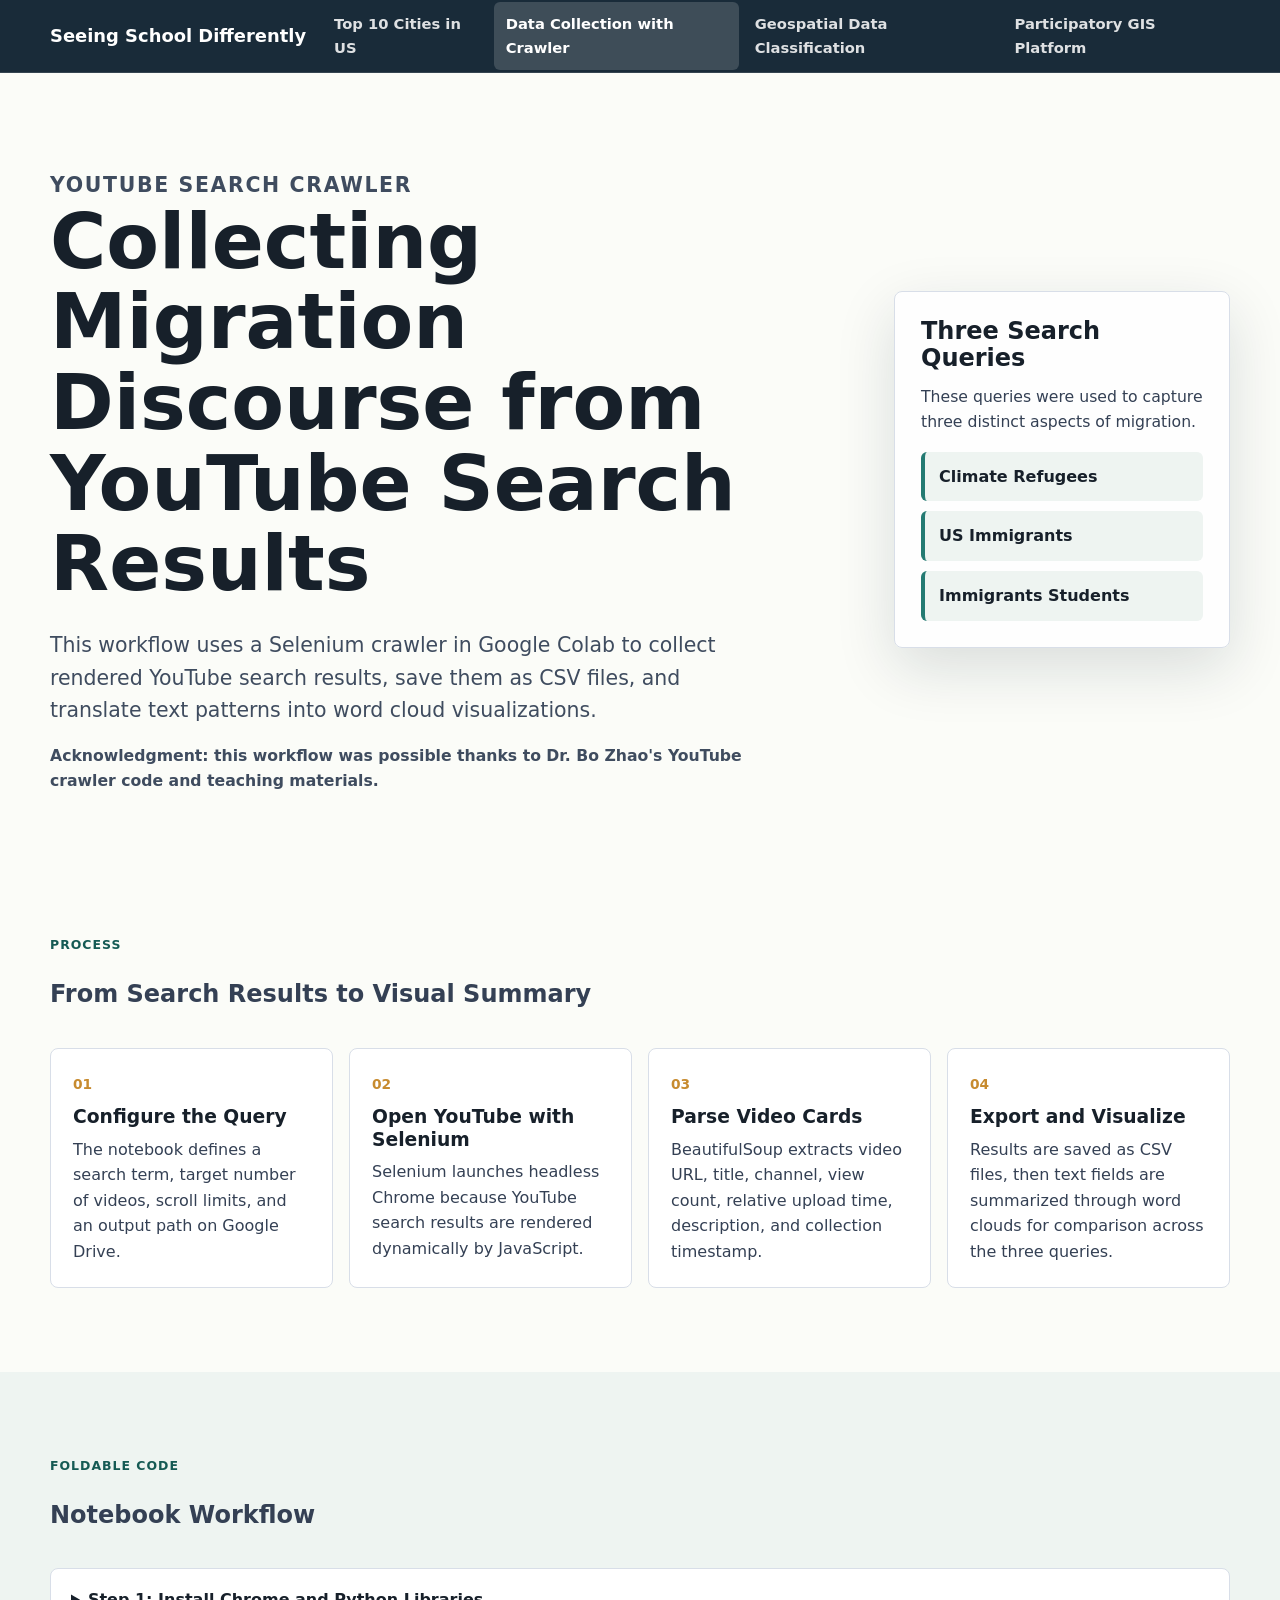
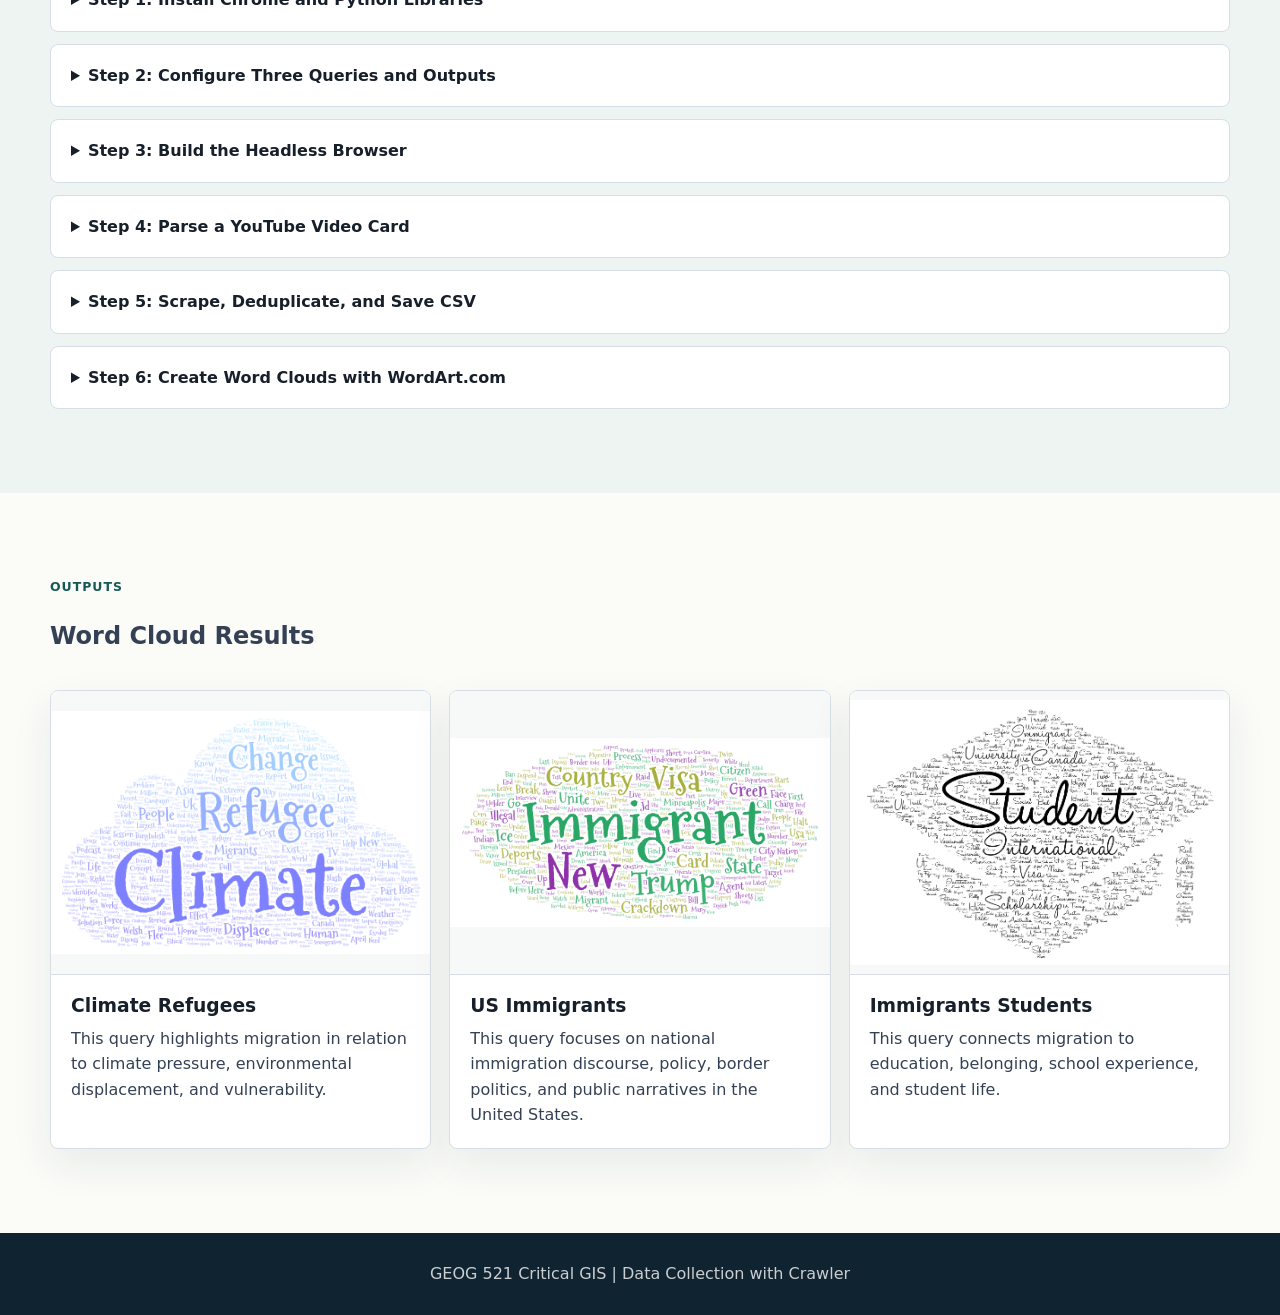
<file: data-collection.html>
<!DOCTYPE html>
<html lang="en">
<head>
  <meta charset="UTF-8">
  <meta name="viewport" content="width=device-width, initial-scale=1.0">
  <title>Data Collection with Crawler</title>
  <link rel="stylesheet" href="styles.css">
</head>
<body>
  <header class="site-header">
    <nav class="nav-bar" aria-label="Primary navigation">
      <a class="brand" href="index.html">Seeing School Differently</a>
      <button class="nav-toggle" aria-label="Open navigation" aria-expanded="false">
        <span></span>
        <span></span>
        <span></span>
      </button>
      <ul class="nav-menu">
        <li><a href="top-10-cities.html">Top 10 Cities in US</a></li>
        <li><a class="active" href="data-collection.html">Data Collection with Crawler</a></li>
        <li><a href="geospatial-classification.html">Geospatial Data Classification</a></li>
        <li><a href="ppgis.html">Participatory GIS Platform</a></li>
      </ul>
    </nav>
  </header>

  <main>
    <section class="crawler-hero">
      <div>
        <p class="eyebrow">YouTube Search Crawler</p>
        <h1>Collecting Migration Discourse from YouTube Search Results</h1>
        <p>
          This workflow uses a Selenium crawler in Google Colab to collect
          rendered YouTube search results, save them as CSV files, and translate
          text patterns into word cloud visualizations.
        </p>
        <p class="credit-line">
          Acknowledgment: this workflow was possible thanks to Dr. Bo Zhao's
          YouTube crawler code and teaching materials.
        </p>
      </div>
      <aside class="query-panel">
        <h2>Three Search Queries</h2>
        <p>
          These queries were used to capture three distinct aspects of
          migration.
        </p>
        <ul>
          <li>Climate Refugees</li>
          <li>US Immigrants</li>
          <li>Immigrants Students</li>
        </ul>
      </aside>
    </section>

    <section class="crawler-section">
      <div class="section-heading">
        <p class="eyebrow">Process</p>
        <h2>From Search Results to Visual Summary</h2>
      </div>
      <div class="workflow-grid">
        <article>
          <span>01</span>
          <h3>Configure the Query</h3>
          <p>
            The notebook defines a search term, target number of videos, scroll
            limits, and an output path on Google Drive.
          </p>
        </article>
        <article>
          <span>02</span>
          <h3>Open YouTube with Selenium</h3>
          <p>
            Selenium launches headless Chrome because YouTube search results are
            rendered dynamically by JavaScript.
          </p>
        </article>
        <article>
          <span>03</span>
          <h3>Parse Video Cards</h3>
          <p>
            BeautifulSoup extracts video URL, title, channel, view count,
            relative upload time, description, and collection timestamp.
          </p>
        </article>
        <article>
          <span>04</span>
          <h3>Export and Visualize</h3>
          <p>
            Results are saved as CSV files, then text fields are summarized
            through word clouds for comparison across the three queries.
          </p>
        </article>
      </div>
    </section>

    <section class="crawler-section muted-wide">
      <div class="section-heading">
        <p class="eyebrow">Foldable Code</p>
        <h2>Notebook Workflow</h2>
      </div>

      <div class="code-accordion">
        <details>
          <summary>Step 1: Install Chrome and Python Libraries</summary>
          <pre><code># Install Google Chrome and crawler libraries in Google Colab
!apt-get -qq update
!wget -q https://dl.google.com/linux/direct/google-chrome-stable_current_amd64.deb
!apt-get install -y ./google-chrome-stable_current_amd64.deb
!rm -f google-chrome-stable_current_amd64.deb

!pip install -q "selenium&gt;=4.15" beautifulsoup4 pandas
!google-chrome --version</code></pre>
        </details>

        <details>
          <summary>Step 2: Configure Three Queries and Outputs</summary>
          <pre><code># The notebook was reused three times with these search queries.
# Together, they capture three distinct aspects of migration.
QUERIES = [
    "Climate Refugees",
    "US Immigrants",
    "Immigrants Students",
]

MAX_ITEMS    = 200
MAX_SCROLLS  = 30
SCROLL_PAUSE = 2.0
HEADLESS     = True

# Example run. Change QUERY and OUTPUT_PATH for each dataset.
QUERY       = "Immigrants Students"
OUTPUT_PATH = "/content/drive/MyDrive/GEOG 521: Critical GIS/Immigrants Students.csv"</code></pre>
        </details>

        <details>
          <summary>Step 3: Build the Headless Browser</summary>
          <pre><code>from selenium import webdriver
from selenium.webdriver.chrome.options import Options

def build_driver(headless=True):
    opts = Options()
    opts.binary_location = "/usr/bin/google-chrome"
    if headless:
        opts.add_argument("--headless=new")
    opts.add_argument("--no-sandbox")
    opts.add_argument("--disable-dev-shm-usage")
    opts.add_argument("--disable-gpu")
    opts.add_argument("--window-size=1280,1800")
    opts.add_argument("--lang=en-US")
    return webdriver.Chrome(options=opts)</code></pre>
        </details>

        <details>
          <summary>Step 4: Parse a YouTube Video Card</summary>
          <pre><code>def parse_card(card):
    title_tag = card.find("a", id="video-title")
    if not title_tag or not title_tag.get("href"):
        return None

    channel_tag = card.find("a", class_=re.compile(r"yt-simple-endpoint.*yt-formatted-string"))
    meta_tags = card.find_all("span", class_="inline-metadata-item style-scope ytd-video-meta-block")
    desc_tag = card.find("yt-formatted-string",
                         class_="metadata-snippet-text style-scope ytd-video-renderer")

    collected_at = datetime.now(timezone.utc)
    view_raw = meta_tags[0].get_text(strip=True) if len(meta_tags) &gt; 0 else None
    created_raw = meta_tags[1].get_text(strip=True) if len(meta_tags) &gt; 1 else None

    return {
        "video_url": "https://www.youtube.com" + title_tag["href"],
        "title": title_tag.get("title") or title_tag.get_text(strip=True),
        "username": channel_tag.get_text(strip=True) if channel_tag else None,
        "view_num": parse_view_count(view_raw),
        "created_at": parse_relative_time(created_raw, collected_at),
        "shortdesc": desc_tag.get_text(" ", strip=True) if desc_tag else None,
        "collected_at": collected_at,
    }</code></pre>
        </details>

        <details>
          <summary>Step 5: Scrape, Deduplicate, and Save CSV</summary>
          <pre><code>df = scrape_youtube_search(QUERY)
log.info("collected %d unique videos", len(df))

df.to_csv(OUTPUT_PATH, index=False)
log.info("saved %d rows to %s", len(df), OUTPUT_PATH)</code></pre>
        </details>

        <details>
          <summary>Step 6: Create Word Clouds with WordArt.com</summary>
          <pre><code># Word clouds were created outside Python with WordArt.com.
# Core workflow:
# 1. Use title and shortdesc text from each crawler CSV.
# 2. Paste the cleaned text into WordArt.com.
# 3. Generate and export one PNG for each migration query.</code></pre>
          <figure class="wordart-example">
            <img src="image/wordart_example.png" alt="WordArt.com word cloud creation example">
            <figcaption>Example interface used to generate the word cloud images in WordArt.com.</figcaption>
          </figure>
        </details>
      </div>
    </section>

    <section class="crawler-section">
      <div class="section-heading">
        <p class="eyebrow">Outputs</p>
        <h2>Word Cloud Results</h2>
      </div>
      <div class="wordcloud-gallery">
        <article>
          <img src="img/climate refugees.png" alt="Word cloud for Climate Refugees query">
          <div>
            <h3>Climate Refugees</h3>
            <p>
              This query highlights migration in relation to climate pressure,
              environmental displacement, and vulnerability.
            </p>
          </div>
        </article>
        <article>
          <img src="img/US Immigrants.png" alt="Word cloud for US Immigrants query">
          <div>
            <h3>US Immigrants</h3>
            <p>
              This query focuses on national immigration discourse, policy,
              border politics, and public narratives in the United States.
            </p>
          </div>
        </article>
        <article>
          <img src="img/Immigrants Students.png" alt="Word cloud for Immigrants Students query">
          <div>
            <h3>Immigrants Students</h3>
            <p>
              This query connects migration to education, belonging, school
              experience, and student life.
            </p>
          </div>
        </article>
      </div>
    </section>
  </main>

  <footer class="site-footer">
    <p>GEOG 521 Critical GIS | Data Collection with Crawler</p>
  </footer>

  <script>
    const navToggle = document.querySelector('.nav-toggle');
    const navMenu = document.querySelector('.nav-menu');

    navToggle.addEventListener('click', () => {
      const isOpen = navToggle.getAttribute('aria-expanded') === 'true';
      navToggle.setAttribute('aria-expanded', String(!isOpen));
      navMenu.classList.toggle('is-open');
    });
  </script>
</body>
</html>
</file>
<file: styles.css>
:root {
  --ink: #17202a;
  --text: #344054;
  --muted: #667085;
  --line: #d8dee8;
  --paper: #fbfcf8;
  --soft: #eef4f1;
  --nav: #102331;
  --accent: #247a72;
  --accent-dark: #155a54;
  --gold: #c78b2f;
  --rose: #b65d62;
  --white: #ffffff;
  --shadow: 0 20px 60px rgba(16, 35, 49, 0.14);
}

* {
  box-sizing: border-box;
}

html {
  scroll-behavior: smooth;
}

body {
  margin: 0;
  color: var(--text);
  background: var(--paper);
  font-family: Inter, ui-sans-serif, system-ui, -apple-system, BlinkMacSystemFont, "Segoe UI", sans-serif;
  line-height: 1.6;
}

a {
  color: inherit;
  text-decoration: none;
}

.site-header {
  position: sticky;
  top: 0;
  z-index: 20;
  background: rgba(16, 35, 49, 0.96);
  border-bottom: 1px solid rgba(255, 255, 255, 0.12);
  backdrop-filter: blur(14px);
}

.nav-bar {
  width: min(1180px, calc(100% - 32px));
  min-height: 72px;
  margin: 0 auto;
  display: flex;
  align-items: center;
  justify-content: flex-start;
  gap: 16px;
}

.home-nav {
  min-height: 76px;
}

.app-nav {
  min-height: 76px;
}

.nav-logo-layout {
  width: calc(100% - 48px);
  display: grid;
  grid-template-columns: minmax(0, 1fr) auto minmax(0, 1fr);
  align-items: center;
  gap: 14px;
}

.nav-spacer {
  min-width: 0;
}

.brand {
  color: var(--white);
  font-weight: 900;
  font-size: 1.12rem;
  letter-spacing: 0;
  white-space: nowrap;
}

.home-nav .brand,
.app-nav .brand {
  font-size: 1.22rem;
}

.nav-logo-layout .brand {
  max-width: none;
  white-space: nowrap;
}

.nav-logo-link {
  display: flex;
  align-items: center;
  justify-content: center;
  justify-self: center;
  min-width: 0;
  overflow: hidden;
}

.nav-logo {
  width: clamp(190px, 28vw, 330px);
  height: clamp(50px, 5.8vw, 66px);
  display: block;
  object-fit: cover;
  object-position: center;
  filter: drop-shadow(0 2px 5px rgba(0, 0, 0, 0.28));
}

.nav-menu {
  margin: 0;
  padding: 0;
  list-style: none;
  display: flex;
  align-items: center;
  gap: 4px;
  margin-left: auto;
}

.nav-menu a {
  display: block;
  padding: 10px 12px;
  color: rgba(255, 255, 255, 0.86);
  border-radius: 6px;
  font-size: 0.92rem;
  font-weight: 650;
  transition: background 160ms ease, color 160ms ease;
}

.nav-menu a:hover,
.nav-menu a:focus-visible {
  color: var(--white);
  background: rgba(255, 255, 255, 0.12);
  outline: none;
}

.nav-menu a.active {
  color: var(--white);
  background: rgba(255, 255, 255, 0.16);
}

.nav-toggle {
  display: none;
  width: 42px;
  height: 42px;
  padding: 0;
  border: 1px solid rgba(255, 255, 255, 0.24);
  border-radius: 6px;
  background: transparent;
  cursor: pointer;
}

.nav-toggle span {
  display: block;
  width: 18px;
  height: 2px;
  margin: 5px auto;
  background: var(--white);
}

.nav-auth {
  display: flex;
  align-items: center;
  gap: 8px;
  color: rgba(255, 255, 255, 0.82);
  font-size: 0.84rem;
}

.home-nav .nav-auth {
  margin-left: auto;
}

.app-nav .nav-auth {
  margin-left: auto;
}

.nav-logo-layout .nav-auth {
  justify-self: end;
  min-width: 0;
  margin-left: 0;
}

.nav-logo-layout .nav-auth-button,
.nav-logo-layout .nav-profile-button {
  color: var(--nav);
  background: rgba(255, 255, 255, 0.94);
  border-color: rgba(16, 35, 49, 0.16);
  box-shadow: 0 14px 34px rgba(0, 0, 0, 0.18);
  backdrop-filter: blur(12px);
}

.nav-logo-layout .nav-auth-button:hover,
.nav-logo-layout .nav-auth-button:focus-visible,
.nav-logo-layout .nav-profile-button:hover,
.nav-logo-layout .nav-profile-button:focus-visible,
.nav-logo-layout .nav-profile:focus-within .nav-profile-button,
.nav-logo-layout .nav-profile.is-open .nav-profile-button {
  color: var(--nav);
  background: var(--white);
  border-color: rgba(36, 122, 114, 0.42);
}

.nav-logo-layout .nav-avatar {
  color: var(--white);
  background: var(--accent);
}

.nav-auth-status {
  max-width: 140px;
  overflow: hidden;
  text-overflow: ellipsis;
  white-space: nowrap;
  font-weight: 750;
}

.nav-auth-button {
  min-height: 40px;
  padding: 0 12px;
  color: var(--white);
  background: rgba(255, 255, 255, 0.12);
  border: 1px solid rgba(255, 255, 255, 0.24);
  border-radius: 6px;
  font: inherit;
  font-size: 0.84rem;
  font-weight: 850;
  white-space: nowrap;
  cursor: pointer;
  box-shadow: 0 10px 24px rgba(0, 0, 0, 0.12);
  transition: background 160ms ease, border-color 160ms ease, transform 160ms ease;
}

.nav-auth-short,
.nav-auth-icon {
  display: none;
}

.nav-auth-icon {
  width: 22px;
  height: 22px;
  place-items: center;
  color: var(--white);
  background: var(--accent);
  border-radius: 50%;
  font-size: 0.78rem;
  font-weight: 900;
}

.nav-auth-button:hover,
.nav-auth-button:focus-visible {
  background: rgba(255, 255, 255, 0.2);
  border-color: rgba(255, 255, 255, 0.4);
  outline: none;
  transform: translateY(-1px);
}

.nav-signin {
  position: relative;
}

.nav-signin-menu {
  position: absolute;
  right: 0;
  top: calc(100% + 10px);
  z-index: 45;
  min-width: 196px;
  display: grid;
  gap: 6px;
  padding: 8px;
  pointer-events: none;
  opacity: 0;
  transform: translateY(-4px);
  background: rgba(255, 255, 255, 0.98);
  border: 1px solid var(--line);
  border-radius: 8px;
  box-shadow: 0 18px 46px rgba(16, 35, 49, 0.24);
  transition: opacity 140ms ease, transform 140ms ease;
}

.nav-signin.is-open .nav-signin-menu {
  pointer-events: auto;
  opacity: 1;
  transform: translateY(0);
}

.nav-provider-button {
  min-height: 40px;
  width: 100%;
  display: flex;
  align-items: center;
  justify-content: center;
  gap: 8px;
  padding: 0 12px;
  border: 1px solid rgba(16, 35, 49, 0.14);
  border-radius: 6px;
  font: inherit;
  font-size: 0.84rem;
  font-weight: 850;
  line-height: 1;
  white-space: nowrap;
  cursor: pointer;
  transition: background 160ms ease, border-color 160ms ease, transform 160ms ease;
}

.nav-provider-button:hover,
.nav-provider-button:focus-visible {
  border-color: rgba(36, 122, 114, 0.4);
  outline: none;
  transform: translateY(-1px);
}

.nav-provider-google {
  color: var(--nav);
  background: var(--white);
}

.nav-provider-google:hover,
.nav-provider-google:focus-visible {
  background: rgba(238, 244, 241, 0.96);
}

.nav-provider-kakao {
  color: #191600;
  background: #fee500;
  border-color: rgba(25, 22, 0, 0.14);
}

.nav-provider-kakao:hover,
.nav-provider-kakao:focus-visible {
  background: #f4dc00;
}

.nav-profile {
  position: relative;
}

.nav-profile-button {
  min-height: 42px;
  display: flex;
  align-items: center;
  gap: 9px;
  padding: 4px 10px 4px 5px;
  color: var(--white);
  background: rgba(255, 255, 255, 0.1);
  border: 1px solid rgba(255, 255, 255, 0.22);
  border-radius: 999px;
  font: inherit;
  font-size: 0.84rem;
  font-weight: 850;
  cursor: pointer;
  box-shadow: 0 10px 24px rgba(0, 0, 0, 0.12);
  transition: background 160ms ease, border-color 160ms ease, transform 160ms ease;
}

.nav-profile-button:hover,
.nav-profile-button:focus-visible,
.nav-profile:focus-within .nav-profile-button,
.nav-profile.is-open .nav-profile-button {
  background: rgba(255, 255, 255, 0.18);
  border-color: rgba(255, 255, 255, 0.4);
  outline: none;
  transform: translateY(-1px);
}

.nav-avatar {
  width: 32px;
  height: 32px;
  display: grid;
  place-items: center;
  overflow: hidden;
  color: var(--nav);
  background: var(--white);
  border-radius: 50%;
  font-weight: 900;
}

.nav-avatar-img {
  width: 100%;
  height: 100%;
  display: block;
  object-fit: cover;
}

.nav-profile-name {
  max-width: 120px;
  overflow: hidden;
  text-overflow: ellipsis;
  white-space: nowrap;
}

.nav-profile-menu {
  position: absolute;
  right: 0;
  top: calc(100% + 10px);
  z-index: 40;
  min-width: 150px;
  display: grid;
  gap: 4px;
  padding: 8px;
  pointer-events: none;
  opacity: 0;
  transform: translateY(-4px);
  background: var(--white);
  border: 1px solid var(--line);
  border-radius: 8px;
  box-shadow: 0 18px 46px rgba(16, 35, 49, 0.24);
  transition: opacity 140ms ease, transform 140ms ease;
}

.nav-profile.is-open .nav-profile-menu {
  pointer-events: auto;
  opacity: 1;
  transform: translateY(0);
}

@media (hover: hover) and (pointer: fine) {
  .nav-profile:hover .nav-profile-menu {
    pointer-events: auto;
    opacity: 1;
    transform: translateY(0);
  }
}

.nav-profile-menu a,
.nav-profile-menu button {
  min-height: 38px;
  display: flex;
  align-items: center;
  padding: 0 10px;
  color: var(--ink);
  background: transparent;
  border: 0;
  border-radius: 6px;
  font: inherit;
  font-size: 0.86rem;
  font-weight: 800;
  text-align: left;
  cursor: pointer;
}

.nav-profile-menu a:hover,
.nav-profile-menu a:focus-visible,
.nav-profile-menu button:hover,
.nav-profile-menu button:focus-visible {
  background: var(--soft);
  outline: none;
}

.hero {
  width: min(1180px, calc(100% - 32px));
  min-height: calc(100vh - 72px);
  margin: 0 auto;
  padding: 72px 0 64px;
  display: grid;
  grid-template-columns: minmax(0, 1.08fr) minmax(320px, 0.92fr);
  align-items: center;
  gap: 44px;
}

.hero-content {
  max-width: 760px;
}

.eyebrow {
  margin: 0 0 10px;
  color: var(--accent-dark);
  font-size: 0.78rem;
  font-weight: 800;
  letter-spacing: 0.08em;
  text-transform: uppercase;
}

.hero h1,
.section h2 {
  margin: 0;
  color: var(--ink);
  line-height: 1.08;
  letter-spacing: 0;
}

.hero h1 {
  max-width: 760px;
  font-size: clamp(3rem, 7vw, 5.9rem);
}

.hero-lede {
  max-width: 650px;
  margin: 24px 0 0;
  color: #3f4c5f;
  font-size: clamp(1.12rem, 2vw, 1.35rem);
}

.author-line,
.credit-line {
  color: var(--accent-dark);
  font-weight: 800;
}

.author-line {
  margin: 16px 0 0;
  font-size: 0.98rem;
}

.hero-actions {
  display: flex;
  flex-wrap: wrap;
  gap: 12px;
  margin-top: 34px;
}

.hero-actions button {
  font: inherit;
  cursor: pointer;
}

.button {
  display: inline-flex;
  align-items: center;
  justify-content: center;
  min-height: 46px;
  padding: 0 18px;
  border-radius: 6px;
  font-weight: 750;
  border: 1px solid transparent;
}

.button.primary {
  color: var(--white);
  background: var(--accent);
}

.button.secondary {
  color: var(--accent-dark);
  background: var(--white);
  border-color: var(--line);
}

.auth-panel {
  display: grid;
  gap: 10px;
  max-width: 650px;
  margin-top: 22px;
  padding: 18px;
  background: rgba(255, 255, 255, 0.78);
  border: 1px solid var(--line);
  border-radius: 8px;
}

.auth-panel h2 {
  margin: 0;
  color: var(--ink);
  font-size: 1.2rem;
  line-height: 1.2;
}

.auth-panel p {
  margin: 0;
  color: var(--text);
  font-size: 0.92rem;
}

.auth-status {
  color: var(--accent-dark) !important;
  font-weight: 750;
}

.auth-signout {
  width: fit-content;
  min-height: 38px;
  padding: 0 14px;
  color: var(--accent-dark);
  background: var(--white);
  border: 1px solid var(--line);
  border-radius: 6px;
  font: inherit;
  font-size: 0.86rem;
  font-weight: 800;
  cursor: pointer;
}

.auth-signout:hover,
.auth-signout:focus-visible {
  border-color: rgba(36, 122, 114, 0.5);
  outline: none;
}

.research-consent-overlay {
  position: fixed;
  inset: 0;
  z-index: 10000;
  display: grid;
  place-items: center;
  padding: 20px;
  background: rgba(16, 35, 49, 0.52);
}

.research-consent-dialog {
  position: relative;
  width: min(560px, 100%);
  max-height: min(720px, calc(100vh - 40px));
  overflow-y: auto;
  padding: 22px;
  color: var(--text);
  background: var(--white);
  border: 1px solid var(--line);
  border-radius: 8px;
  box-shadow: 0 26px 70px rgba(16, 35, 49, 0.28);
}

.research-consent-close {
  position: absolute;
  top: 10px;
  right: 10px;
  width: 30px;
  height: 30px;
  display: flex;
  align-items: center;
  justify-content: center;
  color: var(--muted);
  background: transparent;
  border: 0;
  border-radius: 6px;
  font-size: 1.3rem;
  line-height: 1;
  padding: 0;
  cursor: pointer;
}

.research-consent-close:hover,
.research-consent-close:focus-visible {
  color: var(--ink);
  background: var(--soft);
  outline: none;
}

.research-consent-dialog h3 {
  margin: 0;
  padding-right: 34px;
  color: var(--ink);
  font-size: 1.22rem;
  line-height: 1.2;
}

.research-consent-copy {
  display: grid;
  gap: 10px;
  margin: 14px 0 18px;
}

.research-consent-copy p {
  margin: 0;
  font-size: 0.92rem;
  line-height: 1.48;
}

.research-consent-actions {
  display: grid;
  gap: 10px;
}

.research-consent-actions button {
  min-height: 44px;
  padding: 0 14px;
  border-radius: 6px;
  font: inherit;
  font-size: 0.88rem;
  font-weight: 850;
  cursor: pointer;
}

.research-consent-agree {
  color: var(--white);
  background: var(--accent);
  border: 0;
}

.research-consent-agree:hover,
.research-consent-agree:focus-visible {
  background: var(--accent-dark);
  outline: none;
}

.research-consent-decline {
  color: #a33d3d;
  background: var(--white);
  border: 1px solid rgba(163, 61, 61, 0.42);
}

.research-consent-decline:hover,
.research-consent-decline:focus-visible {
  background: rgba(163, 61, 61, 0.08);
  outline: none;
}

.map-panel {
  background: var(--white);
  border: 1px solid var(--line);
  border-radius: 8px;
  box-shadow: var(--shadow);
  overflow: hidden;
}

.map-grid {
  position: relative;
  min-height: 460px;
  padding: 22px;
  background: linear-gradient(135deg, #f7fbf8, #edf4f3);
}

.school-plan {
  position: relative;
  min-height: 354px;
  border: 1px solid rgba(16, 35, 49, 0.12);
  border-radius: 8px;
  background:
    linear-gradient(90deg, rgba(16, 35, 49, 0.07) 1px, transparent 1px),
    linear-gradient(rgba(16, 35, 49, 0.07) 1px, transparent 1px),
    var(--white);
  background-size: 58px 58px, 58px 58px, auto;
  overflow: hidden;
}

.school-plan::before {
  content: "";
  position: absolute;
  inset: 26px;
  border: 2px solid rgba(36, 122, 114, 0.18);
  border-radius: 6px;
}

.place {
  position: absolute;
  z-index: 3;
  display: flex;
  align-items: center;
  gap: 8px;
  padding: 8px 10px;
  color: var(--ink);
  background: var(--white);
  border: 1px solid var(--line);
  border-radius: 6px;
  font-size: 0.82rem;
  font-weight: 750;
  box-shadow: 0 10px 24px rgba(16, 35, 49, 0.1);
}

.place-icon {
  width: 24px;
  height: 24px;
  display: grid;
  place-items: center;
  color: var(--white);
  background: var(--accent);
  border-radius: 50%;
  font-size: 0.76rem;
}

.place-home {
  left: 5%;
  bottom: 8%;
}

.place-hallway {
  left: 31%;
  top: 43%;
}

.place-classroom {
  right: 8%;
  top: 12%;
}

.place-cafeteria {
  right: 7%;
  bottom: 14%;
}

.place-playground {
  left: 10%;
  top: 13%;
}

.path {
  position: absolute;
  z-index: 1;
  height: 5px;
  background: var(--accent);
  border-radius: 999px;
  transform-origin: left center;
}

.path::after {
  content: "";
  position: absolute;
  right: -4px;
  top: 50%;
  width: 12px;
  height: 12px;
  border-top: 4px solid var(--accent);
  border-right: 4px solid var(--accent);
  transform: translateY(-50%) rotate(45deg);
}

.path-a {
  left: 21%;
  bottom: 20%;
  width: 24%;
  transform: rotate(-35deg);
}

.path-b {
  left: 43%;
  top: 46%;
  width: 33%;
  transform: rotate(-31deg);
}

.path-c {
  left: 47%;
  top: 55%;
  width: 31%;
  background: var(--gold);
  transform: rotate(25deg);
}

.path-c::after {
  border-color: var(--gold);
}

.path-d {
  left: 22%;
  top: 29%;
  width: 26%;
  background: var(--rose);
  transform: rotate(35deg);
}

.path-d::after {
  border-color: var(--rose);
}

.meaning-note {
  position: absolute;
  z-index: 4;
  width: 138px;
  padding: 9px 10px;
  color: #475467;
  background: #fff8e9;
  border: 1px solid rgba(199, 139, 47, 0.35);
  border-left: 4px solid var(--gold);
  border-radius: 6px;
  font-size: 0.74rem;
  line-height: 1.35;
  box-shadow: 0 10px 22px rgba(16, 35, 49, 0.08);
}

.meaning-note strong {
  display: block;
  color: var(--ink);
  font-size: 0.72rem;
  text-transform: uppercase;
}

.note-hallway {
  left: 27%;
  top: 60%;
}

.note-cafeteria {
  right: 7%;
  bottom: 31%;
}

.emotion-chip {
  position: absolute;
  z-index: 5;
  padding: 5px 9px;
  color: var(--white);
  border-radius: 999px;
  font-size: 0.72rem;
  font-weight: 800;
  box-shadow: 0 8px 18px rgba(16, 35, 49, 0.15);
}

.chip-safe {
  right: 17%;
  top: 28%;
  background: var(--accent);
}

.chip-worry {
  left: 37%;
  top: 35%;
  background: var(--rose);
}

.chip-belong {
  left: 12%;
  top: 31%;
  background: var(--nav);
}

.focus-legend {
  display: grid;
  grid-template-columns: repeat(3, minmax(0, 1fr));
  gap: 8px;
  margin-top: 14px;
}

.focus-legend span {
  display: flex;
  align-items: center;
  gap: 8px;
  min-height: 44px;
  padding: 8px 10px;
  color: var(--ink);
  background: rgba(255, 255, 255, 0.72);
  border: 1px solid rgba(16, 35, 49, 0.1);
  border-radius: 6px;
  font-size: 0.74rem;
  font-weight: 750;
  line-height: 1.25;
}

.focus-legend i {
  flex: 0 0 auto;
  display: inline-block;
}

.legend-line {
  width: 24px;
  height: 4px;
  background: var(--accent);
  border-radius: 999px;
}

.legend-note {
  width: 18px;
  height: 18px;
  background: #fff8e9;
  border: 1px solid rgba(199, 139, 47, 0.5);
  border-left: 4px solid var(--gold);
  border-radius: 3px;
}

.legend-chip {
  width: 18px;
  height: 18px;
  background: var(--rose);
  border-radius: 50%;
}

.map-caption {
  padding: 20px 22px;
  color: var(--text);
  border-top: 1px solid var(--line);
}

.section {
  width: min(1180px, calc(100% - 32px));
  margin: 0 auto;
  padding: 88px 0;
}

.section.muted {
  width: 100%;
  padding-inline: max(16px, calc((100% - 1180px) / 2));
  background: var(--soft);
}

.section-heading {
  max-width: 760px;
  margin-bottom: 34px;
}

.section h2 {
  font-size: clamp(2rem, 4vw, 3.25rem);
}

.two-column {
  display: grid;
  grid-template-columns: repeat(2, minmax(0, 1fr));
  gap: 34px;
  font-size: 1.04rem;
}

.two-column p,
.split-section p,
.feature-band p {
  margin: 0;
}

.question-grid {
  display: grid;
  grid-template-columns: repeat(3, minmax(0, 1fr));
  gap: 18px;
}

.question-card,
.method-item {
  background: var(--white);
  border: 1px solid var(--line);
  border-radius: 8px;
  padding: 24px;
}

.number {
  color: var(--gold);
  font-weight: 850;
  font-size: 0.9rem;
}

h3 {
  margin: 10px 0 8px;
  color: var(--ink);
  line-height: 1.2;
  letter-spacing: 0;
}

.question-card p,
.method-item p {
  margin: 0;
}

.split-section {
  display: grid;
  grid-template-columns: minmax(0, 0.86fr) minmax(0, 1.14fr);
  gap: 42px;
  align-items: start;
}

.method-list {
  display: grid;
  gap: 14px;
}

.feature-band {
  display: grid;
  grid-template-columns: minmax(260px, 0.72fr) minmax(0, 1fr);
  gap: 42px;
  align-items: start;
  padding: 38px;
  color: var(--white);
  background: var(--nav);
  border-radius: 8px;
}

.feature-band .eyebrow,
.feature-band h2,
.feature-band p {
  color: var(--white);
}

.contribution-list {
  margin: 0;
  padding: 0;
  list-style: none;
  display: grid;
  gap: 12px;
  counter-reset: contribution;
}

.contribution-list li {
  counter-increment: contribution;
  position: relative;
  padding: 18px 20px 18px 58px;
  background: var(--white);
  border: 1px solid var(--line);
  border-radius: 8px;
  font-weight: 650;
}

.contribution-list li::before {
  content: counter(contribution);
  position: absolute;
  left: 20px;
  top: 18px;
  width: 24px;
  height: 24px;
  display: grid;
  place-items: center;
  color: var(--white);
  background: var(--accent);
  border-radius: 50%;
  font-size: 0.8rem;
}

.site-footer {
  padding: 28px 16px;
  color: rgba(255, 255, 255, 0.78);
  background: var(--nav);
  text-align: center;
}

.site-footer p {
  margin: 0;
}

.map-page {
  min-height: 100vh;
  overflow: hidden;
  background: var(--nav);
}

.city-map-shell {
  position: relative;
  height: calc(100vh - 72px);
}

.map-stage,
#cityMap {
  width: 100%;
  height: 100%;
}

#cityMap {
  z-index: 1;
  background: #d9e3df;
}

#cityMap.leaflet-container {
  position: relative;
  overflow: hidden;
  font-family: inherit;
  touch-action: pan-x pan-y;
}

#cityMap .leaflet-pane,
#cityMap .leaflet-tile,
#cityMap .leaflet-marker-icon,
#cityMap .leaflet-marker-shadow,
#cityMap .leaflet-tile-container,
#cityMap .leaflet-pane > svg,
#cityMap .leaflet-pane > canvas,
#cityMap .leaflet-zoom-box,
#cityMap .leaflet-image-layer,
#cityMap .leaflet-layer {
  position: absolute;
  left: 0;
  top: 0;
}

#cityMap .leaflet-tile {
  width: 256px;
  height: 256px;
  max-width: none !important;
  max-height: none !important;
  padding: 0;
  margin: 0;
  border: 0;
  box-sizing: content-box;
}

#cityMap .leaflet-tile-container {
  pointer-events: none;
}

#cityMap img {
  max-width: none !important;
}

#cityMap .leaflet-map-pane,
#cityMap .leaflet-tile-pane,
#cityMap .leaflet-overlay-pane,
#cityMap .leaflet-shadow-pane,
#cityMap .leaflet-marker-pane,
#cityMap .leaflet-tooltip-pane,
#cityMap .leaflet-popup-pane {
  position: absolute;
  left: 0;
  top: 0;
}

#cityMap .leaflet-tile-pane {
  z-index: 200;
}

#cityMap .leaflet-overlay-pane {
  z-index: 400;
}

#cityMap .leaflet-shadow-pane {
  z-index: 500;
}

#cityMap .leaflet-marker-pane {
  z-index: 600;
}

#cityMap .leaflet-tooltip-pane {
  z-index: 650;
}

#cityMap .leaflet-popup-pane {
  z-index: 700;
}

.city-sidebar {
  position: absolute;
  left: 24px;
  top: 24px;
  bottom: 24px;
  z-index: 10;
  width: min(390px, calc(100vw - 48px));
  display: flex;
  flex-direction: column;
  padding: 18px;
  background: rgba(251, 252, 248, 0.9);
  border: 1px solid rgba(255, 255, 255, 0.68);
  border-radius: 8px;
  box-shadow: 0 26px 70px rgba(16, 35, 49, 0.26);
  backdrop-filter: blur(18px);
  transition: transform 240ms ease, opacity 180ms ease;
}

.city-map-shell.sidebar-collapsed .city-sidebar {
  pointer-events: none;
  opacity: 0;
  transform: translateX(calc(-100% - 36px));
}

.city-sidebar-toggle,
.city-sidebar-tab {
  min-height: 38px;
  padding: 0 12px;
  color: var(--white);
  background: var(--accent);
  border: 0;
  border-radius: 6px;
  font: inherit;
  font-size: 0.82rem;
  font-weight: 850;
  cursor: pointer;
}

.city-sidebar-toggle:hover,
.city-sidebar-toggle:focus-visible,
.city-sidebar-tab:hover,
.city-sidebar-tab:focus-visible {
  background: var(--accent-dark);
  outline: none;
}

.city-sidebar-toggle {
  align-self: flex-end;
  margin-bottom: 8px;
}

.city-sidebar-tab {
  position: absolute;
  left: 24px;
  top: 24px;
  z-index: 9;
  opacity: 0;
  pointer-events: none;
  box-shadow: 0 14px 34px rgba(16, 35, 49, 0.22);
  transition: opacity 180ms ease, transform 220ms ease;
  transform: translateX(-10px);
}

.city-map-shell.sidebar-collapsed .city-sidebar-tab {
  opacity: 1;
  pointer-events: auto;
  transform: translateX(0);
}

.city-sidebar h1 {
  margin: 0;
  color: var(--ink);
  font-size: clamp(1.55rem, 3vw, 2.15rem);
  line-height: 1.05;
  letter-spacing: 0;
}

.sidebar-intro {
  margin: 10px 0 12px;
  color: var(--text);
  font-size: 0.88rem;
}

.basemap-card {
  display: grid;
  gap: 6px;
  margin-bottom: 12px;
  padding: 10px;
  background: rgba(255, 255, 255, 0.74);
  border: 1px solid rgba(16, 35, 49, 0.1);
  border-radius: 8px;
}

.basemap-card label {
  color: var(--ink);
  font-size: 0.76rem;
  font-weight: 850;
  letter-spacing: 0.08em;
  text-transform: uppercase;
}

.basemap-card select {
  width: 100%;
  min-height: 36px;
  padding: 0 12px;
  color: var(--ink);
  background: var(--white);
  border: 1px solid var(--line);
  border-radius: 6px;
  font: inherit;
  font-weight: 650;
}

.city-list {
  margin: 0;
  padding: 0 4px 0 0;
  list-style: none;
  display: grid;
  gap: 8px;
  flex: 1 1 auto;
  min-height: 260px;
  overflow-y: auto;
}

@media (max-height: 760px) and (min-width: 921px) {
  .city-sidebar {
    padding: 14px;
  }

  .city-sidebar h1 {
    font-size: 1.55rem;
  }

  .sidebar-intro {
    display: none;
  }

  .city-list {
    min-height: 300px;
  }
}

.city-list button {
  width: 100%;
  display: flex;
  align-items: center;
  gap: 12px;
  padding: 8px 10px;
  color: var(--text);
  background: rgba(255, 255, 255, 0.8);
  border: 1px solid rgba(16, 35, 49, 0.1);
  border-radius: 8px;
  text-align: left;
  cursor: pointer;
  transition: transform 160ms ease, border-color 160ms ease, background 160ms ease, box-shadow 160ms ease;
}

.city-list button:hover,
.city-list button:focus-visible,
.city-list button.selected {
  background: var(--white);
  border-color: rgba(36, 122, 114, 0.48);
  box-shadow: 0 12px 28px rgba(16, 35, 49, 0.12);
  transform: translateY(-1px);
  outline: none;
}

.city-rank {
  flex: 0 0 auto;
  width: 30px;
  height: 30px;
  display: grid;
  place-items: center;
  color: var(--white);
  background: var(--accent);
  border-radius: 50%;
  font-weight: 850;
  font-size: 0.86rem;
}

.city-meta {
  min-width: 0;
  display: grid;
  gap: 2px;
}

.city-meta strong {
  color: var(--ink);
  font-size: 0.94rem;
  line-height: 1.2;
}

.city-meta span {
  color: var(--muted);
  font-size: 0.78rem;
}

.data-note {
  margin: 10px 0 0;
  color: var(--muted);
  font-size: 0.72rem;
  line-height: 1.4;
}

.data-note a {
  color: var(--accent-dark);
  font-weight: 750;
  text-decoration: underline;
  text-underline-offset: 2px;
}

.city-marker {
  border-radius: 50%;
}

.city-marker span {
  width: 34px;
  height: 34px;
  display: grid;
  place-items: center;
  color: var(--white);
  background: var(--accent);
  border: 3px solid var(--white);
  border-radius: 50%;
  box-shadow: 0 10px 22px rgba(16, 35, 49, 0.32);
  font-weight: 900;
}

.leaflet-popup-content-wrapper {
  border-radius: 8px;
  box-shadow: 0 18px 46px rgba(16, 35, 49, 0.24);
}

.leaflet-popup-content {
  width: 300px;
  margin: 0;
}

.city-popup {
  padding: 18px;
}

.city-popup h2 {
  margin: 4px 0 8px;
  color: var(--ink);
  font-size: 1.32rem;
  line-height: 1.15;
  letter-spacing: 0;
}

.city-popup p {
  margin: 0 0 10px;
  color: var(--text);
  line-height: 1.45;
}

.city-popup p:last-child {
  margin-bottom: 0;
}

.popup-rank {
  color: var(--accent-dark) !important;
  font-size: 0.74rem;
  font-weight: 850;
  letter-spacing: 0.08em;
  text-transform: uppercase;
}

.popup-pop {
  padding: 10px 12px;
  background: var(--soft);
  border-radius: 6px;
  font-size: 0.92rem;
}

.popup-pop strong {
  color: var(--ink);
}

.popup-pop span {
  color: var(--muted);
}

.popup-highlight {
  padding-left: 12px;
  border-left: 4px solid var(--gold);
  font-weight: 650;
}

.crawler-hero {
  width: min(1180px, calc(100% - 32px));
  min-height: calc(78vh - 72px);
  margin: 0 auto;
  padding: 72px 0 58px;
  display: grid;
  grid-template-columns: minmax(0, 1fr) minmax(300px, 0.42fr);
  align-items: center;
  gap: 44px;
}

.crawler-hero h1 {
  max-width: 820px;
  margin: 0;
  color: var(--ink);
  font-size: clamp(2.8rem, 6vw, 5.2rem);
  line-height: 1.05;
  letter-spacing: 0;
}

.crawler-hero p {
  max-width: 720px;
  margin: 24px 0 0;
  color: #3f4c5f;
  font-size: clamp(1.05rem, 1.8vw, 1.28rem);
}

.crawler-hero .credit-line {
  margin-top: 16px;
  font-size: 0.98rem;
}

.query-panel {
  padding: 26px;
  background: rgba(255, 255, 255, 0.82);
  border: 1px solid var(--line);
  border-radius: 8px;
  box-shadow: var(--shadow);
}

.query-panel h2 {
  margin: 0;
  color: var(--ink);
  line-height: 1.12;
  letter-spacing: 0;
}

.query-panel p {
  margin: 12px 0 18px;
  color: var(--text);
  font-size: 0.98rem;
}

.query-panel ul {
  margin: 0;
  padding: 0;
  list-style: none;
  display: grid;
  gap: 10px;
}

.query-panel li {
  padding: 12px 14px;
  color: var(--ink);
  background: var(--soft);
  border-left: 4px solid var(--accent);
  border-radius: 6px;
  font-weight: 800;
}

.crawler-section {
  width: min(1180px, calc(100% - 32px));
  margin: 0 auto;
  padding: 84px 0;
}

.muted-wide {
  width: 100%;
  padding-inline: max(16px, calc((100% - 1180px) / 2));
  background: var(--soft);
}

.workflow-grid {
  display: grid;
  grid-template-columns: repeat(4, minmax(0, 1fr));
  gap: 16px;
}

.workflow-grid article {
  padding: 22px;
  background: var(--white);
  border: 1px solid var(--line);
  border-radius: 8px;
}

.workflow-grid span {
  color: var(--gold);
  font-size: 0.86rem;
  font-weight: 900;
}

.workflow-grid h3 {
  margin-top: 10px;
}

.workflow-grid p {
  margin: 0;
}

.code-accordion {
  display: grid;
  gap: 12px;
}

.code-accordion details {
  background: var(--white);
  border: 1px solid var(--line);
  border-radius: 8px;
  overflow: hidden;
}

.code-accordion summary {
  padding: 18px 20px;
  color: var(--ink);
  font-weight: 850;
  cursor: pointer;
}

.code-accordion details[open] summary {
  border-bottom: 1px solid var(--line);
}

.code-accordion pre {
  margin: 0;
  padding: 20px;
  overflow-x: auto;
  color: #e7edf1;
  background: #102331;
  font-size: 0.88rem;
  line-height: 1.55;
}

.code-accordion code {
  font-family: "SFMono-Regular", Consolas, "Liberation Mono", monospace;
}

.wordart-example {
  margin: 0;
  padding: 20px;
  background: var(--white);
}

.wordart-example img {
  display: block;
  width: 100%;
  max-height: 520px;
  object-fit: contain;
  border: 1px solid var(--line);
  border-radius: 8px;
  background: #f7f9f8;
}

.wordart-example figcaption {
  margin-top: 10px;
  color: var(--muted);
  font-size: 0.88rem;
}

.wordcloud-gallery {
  display: grid;
  grid-template-columns: repeat(3, minmax(0, 1fr));
  gap: 18px;
}

.wordcloud-gallery article {
  overflow: hidden;
  background: var(--white);
  border: 1px solid var(--line);
  border-radius: 8px;
  box-shadow: 0 16px 42px rgba(16, 35, 49, 0.08);
}

.wordcloud-gallery img {
  display: block;
  width: 100%;
  aspect-ratio: 4 / 3;
  object-fit: contain;
  background: #f7f9f8;
  border-bottom: 1px solid var(--line);
}

.wordcloud-gallery div {
  padding: 20px;
}

.wordcloud-gallery h3 {
  margin-top: 0;
}

.wordcloud-gallery p {
  margin: 0;
}

.classification-hero {
  width: min(1180px, calc(100% - 32px));
  min-height: calc(66vh - 72px);
  margin: 0 auto;
  padding: 72px 0 58px;
  display: grid;
  grid-template-columns: minmax(0, 1fr) minmax(290px, 0.4fr);
  align-items: center;
  gap: 44px;
}

.classification-hero h1 {
  max-width: 840px;
  margin: 0;
  color: var(--ink);
  font-size: clamp(2.8rem, 6vw, 5rem);
  line-height: 1.05;
  letter-spacing: 0;
}

.classification-hero p {
  max-width: 760px;
  margin: 24px 0 0;
  color: #3f4c5f;
  font-size: clamp(1.05rem, 1.8vw, 1.28rem);
}

.classification-note {
  padding: 26px;
  color: var(--white);
  background: var(--nav);
  border-radius: 8px;
  box-shadow: var(--shadow);
}

.classification-note h2 {
  margin: 0;
  color: var(--white);
  line-height: 1.12;
  letter-spacing: 0;
}

.classification-note p {
  margin: 14px 0 0;
  color: rgba(255, 255, 255, 0.84);
  font-size: 0.98rem;
}

.dualmap-section {
  width: min(1280px, calc(100% - 32px));
  margin: 0 auto;
  padding: 0 0 84px;
}

.dualmap-toolbar {
  display: flex;
  justify-content: space-between;
  align-items: end;
  gap: 18px;
  margin-bottom: 18px;
}

.dualmap-toolbar h2 {
  margin: 0;
  color: var(--ink);
  font-size: clamp(2rem, 4vw, 3.1rem);
  line-height: 1.08;
  letter-spacing: 0;
}

.dualmap-toolbar button {
  min-height: 44px;
  padding: 0 16px;
  color: var(--white);
  background: var(--accent);
  border: 0;
  border-radius: 6px;
  font: inherit;
  font-weight: 800;
  cursor: pointer;
}

.source-code-link {
  min-height: 44px;
  display: inline-flex;
  align-items: center;
  justify-content: center;
  padding: 0 16px;
  color: var(--white);
  background: var(--accent);
  border-radius: 6px;
  font-weight: 800;
}

.source-code-link:hover,
.source-code-link:focus-visible {
  background: var(--accent-dark);
  outline: none;
}

.embedded-dualmap-card {
  overflow: hidden;
  background: var(--white);
  border: 1px solid var(--line);
  border-radius: 8px;
  box-shadow: 0 18px 48px rgba(16, 35, 49, 0.1);
}

.embedded-dualmap-card header {
  padding: 20px 22px;
  border-bottom: 1px solid var(--line);
}

.embedded-dualmap-card h3 {
  margin: 0 0 8px;
  font-size: 1.25rem;
}

.embedded-dualmap-card p {
  margin: 0;
  color: var(--muted);
}

.embedded-dualmap-card iframe {
  display: block;
  width: 100%;
  height: min(760px, 78vh);
  border: 0;
  background: #d9e3df;
}

.dualmap-grid {
  display: grid;
  grid-template-columns: repeat(2, minmax(0, 1fr));
  gap: 18px;
}

.dualmap-card {
  overflow: hidden;
  background: var(--white);
  border: 1px solid var(--line);
  border-radius: 8px;
  box-shadow: 0 18px 48px rgba(16, 35, 49, 0.1);
}

.dualmap-card header {
  min-height: 110px;
  padding: 20px 22px;
  border-bottom: 1px solid var(--line);
}

.dualmap-card h3 {
  margin: 0 0 8px;
  font-size: 1.25rem;
}

.dualmap-card p {
  margin: 0;
  color: var(--muted);
}

.dual-leaflet-map {
  width: 100%;
  height: 560px;
  background: #d9e3df;
}

.dual-leaflet-map.leaflet-container {
  position: relative;
  overflow: hidden;
  font-family: inherit;
  touch-action: pan-x pan-y;
}

.dual-leaflet-map .leaflet-pane,
.dual-leaflet-map .leaflet-tile,
.dual-leaflet-map .leaflet-marker-icon,
.dual-leaflet-map .leaflet-marker-shadow,
.dual-leaflet-map .leaflet-tile-container,
.dual-leaflet-map .leaflet-pane > svg,
.dual-leaflet-map .leaflet-pane > canvas,
.dual-leaflet-map .leaflet-zoom-box,
.dual-leaflet-map .leaflet-image-layer,
.dual-leaflet-map .leaflet-layer {
  position: absolute;
  left: 0;
  top: 0;
}

.dual-leaflet-map .leaflet-tile {
  width: 256px;
  height: 256px;
  max-width: none !important;
  max-height: none !important;
  padding: 0;
  margin: 0;
  border: 0;
  box-sizing: content-box;
}

.dual-leaflet-map img {
  max-width: none !important;
}

.classification-legend {
  display: flex;
  flex-wrap: wrap;
  gap: 10px;
  margin-top: 16px;
}

.classification-legend span {
  display: inline-flex;
  align-items: center;
  gap: 8px;
  min-height: 40px;
  padding: 8px 12px;
  background: var(--white);
  border: 1px solid var(--line);
  border-radius: 6px;
  color: var(--ink);
  font-weight: 800;
}

.classification-legend i {
  width: 16px;
  height: 16px;
  border-radius: 50%;
}

.legend-belonging {
  background: #DA895A;
}

.legend-welcoming {
  background: #E9C386;
  border: 1px solid rgba(16, 35, 49, 0.18);
}

.classification-status {
  margin: 12px 0 0;
  color: var(--muted);
  font-size: 0.92rem;
}

.classification-status a {
  color: var(--accent-dark);
  font-weight: 800;
  text-decoration: underline;
  text-underline-offset: 2px;
}

.classification-reflection {
  width: min(1180px, calc(100% - 32px));
  margin: 0 auto;
  padding: 10px 0 84px;
}

.reflection-grid {
  display: grid;
  gap: 18px;
}

.reflection-grid article {
  padding: 26px;
  background: var(--white);
  border: 1px solid var(--line);
  border-radius: 8px;
  box-shadow: 0 16px 42px rgba(16, 35, 49, 0.08);
}

.reflection-grid h3 {
  margin-top: 0;
}

.reflection-grid p {
  margin: 0;
}

@media (max-width: 920px) {
  .nav-toggle {
    display: block;
    order: 3;
  }

  .nav-menu {
    position: absolute;
    left: 16px;
    right: 16px;
    top: 72px;
    z-index: 1000;
    order: 4;
    display: none;
    flex-direction: column;
    align-items: stretch;
    padding: 10px;
    background: var(--nav);
    border: 1px solid rgba(255, 255, 255, 0.14);
    border-radius: 8px;
    box-shadow: var(--shadow);
  }

  .nav-menu.is-open {
    display: flex;
  }

  .brand {
    order: 1;
  }

  .nav-auth {
    order: 2;
    margin-left: auto;
  }

  .nav-logo-layout {
    grid-template-columns: minmax(0, 1fr) auto minmax(0, 1fr);
    gap: 10px;
  }

  .nav-logo-layout .brand,
  .nav-logo-layout .nav-auth {
    order: initial;
  }

  .nav-logo-layout .nav-auth {
    margin-left: 0;
  }

  .nav-auth-status {
    display: none;
  }

  .nav-profile-name {
    display: none;
  }

  .nav-profile-button {
    padding-right: 5px;
  }

  .hero,
  .split-section,
  .feature-band,
  .two-column {
    grid-template-columns: 1fr;
  }

  .hero {
    min-height: auto;
    padding-top: 54px;
  }

  .question-grid {
    grid-template-columns: 1fr;
  }

  .crawler-hero,
  .classification-hero,
  .workflow-grid,
  .wordcloud-gallery,
  .dualmap-grid {
    grid-template-columns: 1fr;
  }

  .crawler-hero,
  .classification-hero {
    min-height: auto;
    padding-top: 54px;
  }

  .dualmap-toolbar {
    align-items: stretch;
    flex-direction: column;
  }

  .dualmap-toolbar button {
    width: 100%;
  }

  .source-code-link {
    width: 100%;
  }

  .embedded-dualmap-card iframe {
    height: 620px;
  }

  .map-page {
    overflow: auto;
  }

  .city-map-shell {
    height: auto;
    min-height: calc(100vh - 72px);
    display: flex;
    flex-direction: column;
  }

  .city-sidebar {
    position: relative;
    left: auto;
    top: auto;
    bottom: auto;
    order: 2;
    width: auto;
    margin: 16px;
  }

  .city-map-shell.sidebar-collapsed .city-sidebar {
    display: none;
  }

  .city-sidebar-tab {
    top: calc(58vh + 88px);
    left: 16px;
  }

  .map-stage {
    order: 1;
    height: 58vh;
    min-height: 420px;
  }
}

@media (max-width: 560px) {
  .brand {
    max-width: 220px;
    white-space: normal;
    line-height: 1.2;
  }

  .nav-bar.nav-logo-layout {
    width: calc(100% - 12px);
    min-height: 58px;
    gap: 4px;
  }

  .home-nav.nav-logo-layout,
  .app-nav.nav-logo-layout {
    min-height: 60px;
  }

  .nav-logo-layout .brand {
    max-width: none;
    white-space: nowrap;
    line-height: 1;
  }

  .nav-logo {
    width: clamp(128px, 38vw, 178px);
    height: clamp(38px, 11vw, 48px);
  }

  .nav-logo-layout .nav-auth {
    gap: 5px;
  }

  .nav-signin-menu {
    min-width: min(188px, calc(100vw - 16px));
    gap: 5px;
    padding: 7px;
  }

  .nav-provider-button {
    min-height: 38px;
    padding: 0 10px;
    font-size: 0.78rem;
  }

  .nav-auth-button {
    min-height: 34px;
    padding: 0 8px;
    font-size: 0.72rem;
    line-height: 1;
  }

  .nav-auth-full {
    display: none;
  }

  .nav-auth-short {
    display: inline;
  }

  .nav-profile-button {
    min-height: 34px;
    padding: 3px 5px;
  }

  .nav-avatar {
    width: 28px;
    height: 28px;
  }

  .section,
  .section.muted {
    padding-top: 64px;
    padding-bottom: 64px;
  }

  .map-grid {
    min-height: auto;
    padding: 16px;
  }

  .school-plan {
    min-height: 430px;
  }

  .focus-legend {
    grid-template-columns: 1fr;
  }

  .meaning-note {
    width: 126px;
  }

  .place {
    font-size: 0.76rem;
  }

  .place-home {
    left: 4%;
  }

  .place-classroom,
  .place-cafeteria {
    right: 4%;
  }

  .feature-band {
    padding: 26px;
  }

  .hero-actions {
    flex-direction: column;
  }

  .button {
    width: 100%;
  }
}

@media (max-width: 360px) {
  .nav-bar.nav-logo-layout {
    width: calc(100% - 8px);
    gap: 4px;
  }

  .nav-logo {
    width: clamp(108px, 36vw, 130px);
    height: 36px;
  }

  .nav-signin-menu {
    min-width: 172px;
  }

  .nav-provider-button {
    min-height: 36px;
    padding: 0 8px;
    font-size: 0.72rem;
  }

  .nav-auth-button {
    width: 34px;
    min-height: 34px;
    padding: 0;
    display: grid;
    place-items: center;
  }

  .nav-auth-short {
    display: none;
  }

  .nav-auth-icon {
    display: grid;
  }
}
</file>
